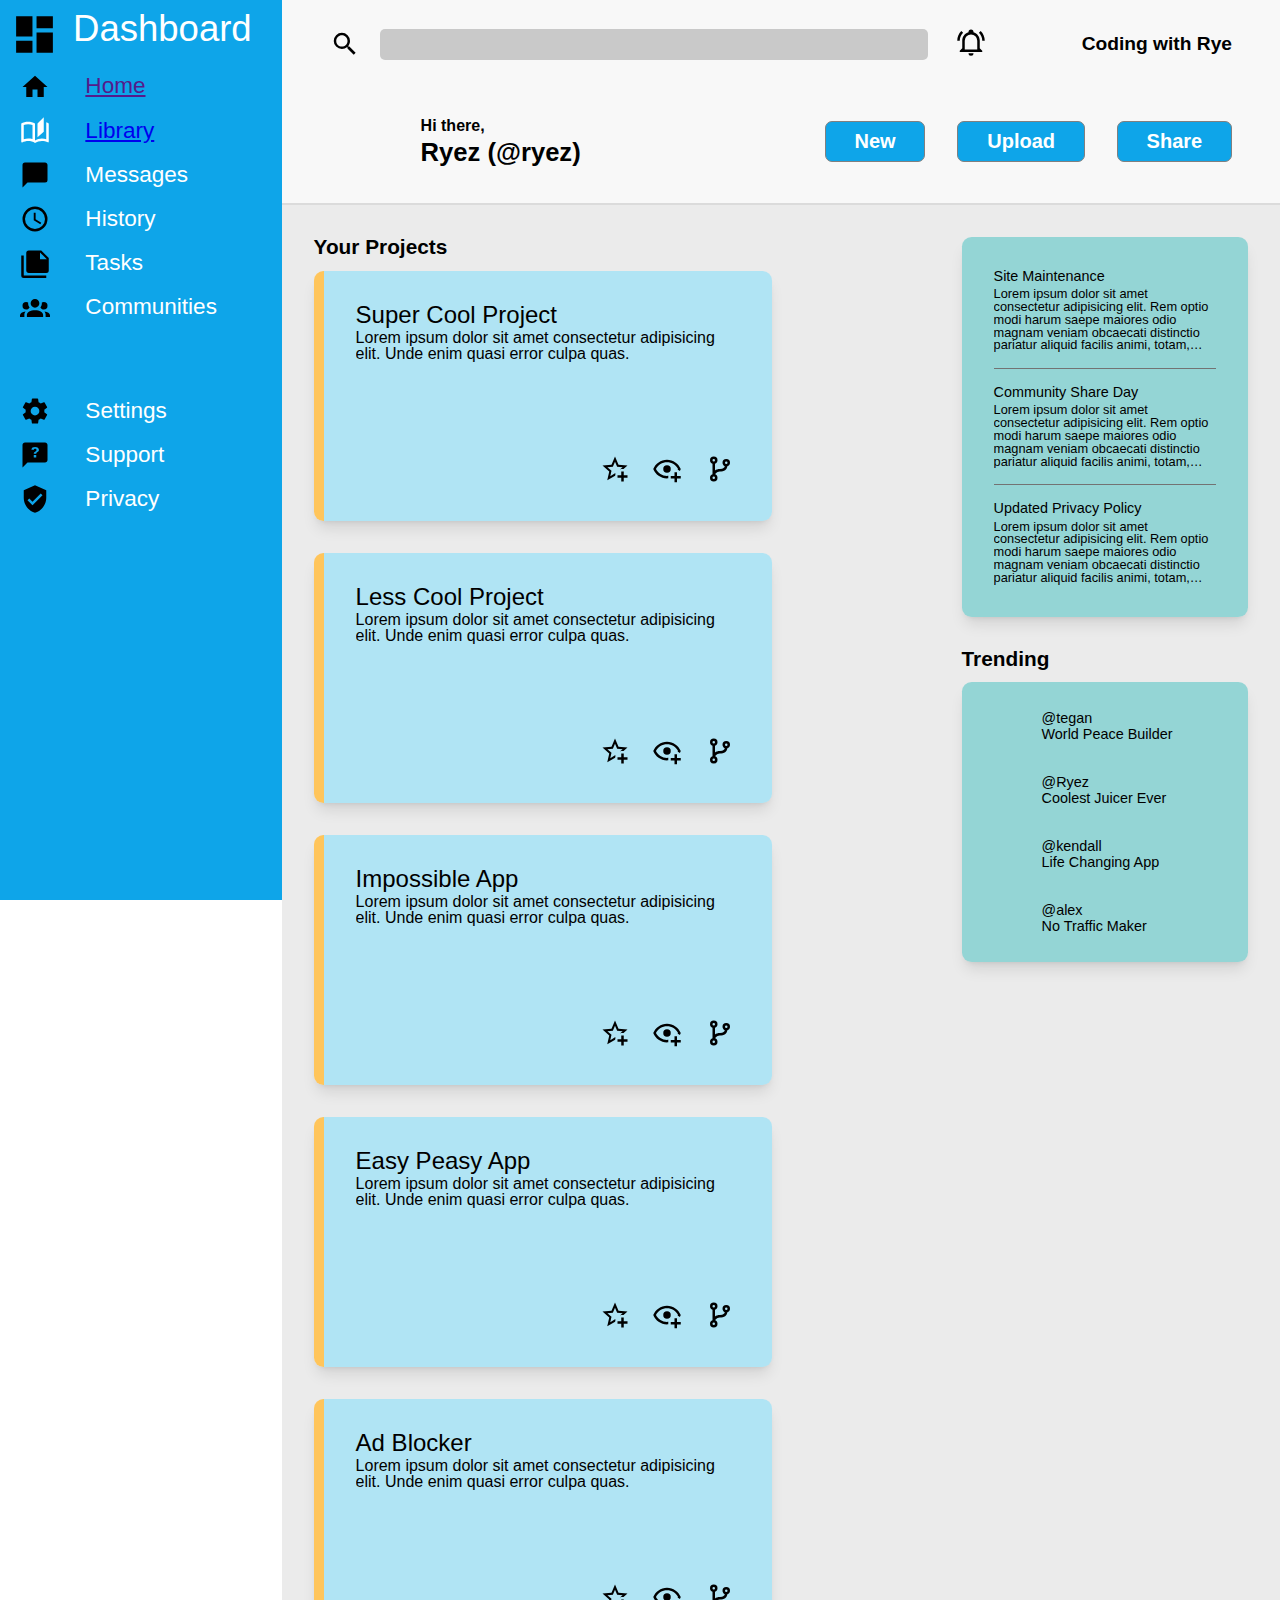
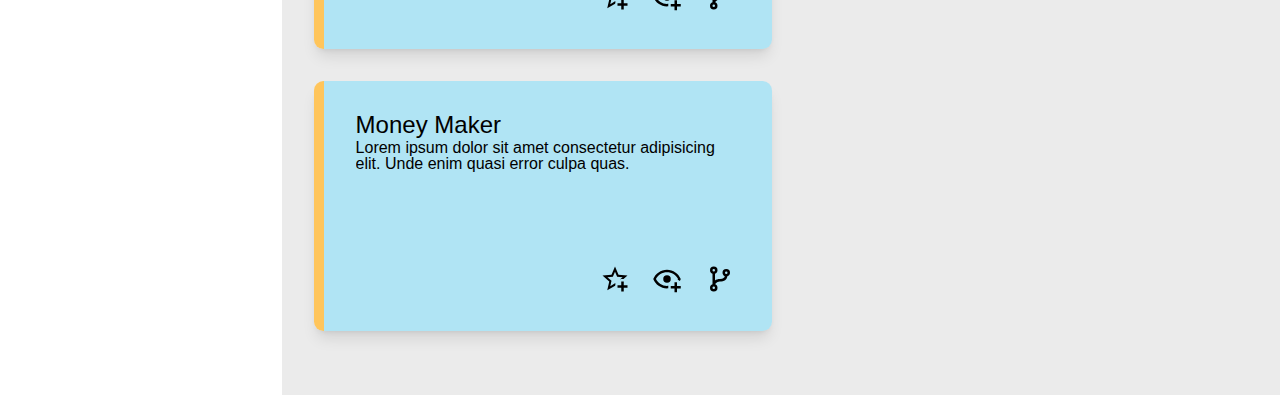
<file: index.html>
<!DOCTYPE html>
<html lang="en">
<head>
    <meta charset="UTF-8">
    <meta http-equiv="X-UA-Compatible" content="IE=edge">
    <meta name="viewport" content="width=device-width, initial-scale=1.0">
    <title>Admin Page</title>

    <link rel="preconnect" href="https://fonts.googleapis.com">
    <link rel="preconnect" href="https://fonts.gstatic.com" crossorigin>
    <link href="https://fonts.googleapis.com/css2?family=Montserrat:wght@100&display=swap" rel="stylesheet">

    <link rel="stylesheet" href="reset.css">
    <link rel="stylesheet" href="styles.css">
    <link rel="icon" type="image/x-icon" href="icons/home.svg">
</head>
<body>
    <!-- App Drawer -->
    <div class="drawer">
        <div class="dashboard menuItem">
            <img src="icons/view-dashboard.svg" alt="" />
            <h1>Dashboard</h1>
        </div>
        <div class="menuItem">
            <img src="icons/home.svg" alt="" />
            <h1><a href="">Home</a></h1>
        </div>
        
        <div class="menuItem"> 
            <img src="icons/book-open-page-variant-outline.svg" alt=""/>
            <h1><a href="library/library.html">Library</a></h1>
        </div>
        
        <div class="menuItem">
            <img src="icons/message.svg" alt="" />
            <h1>Messages</h1>
        </div>
        <div class="menuItem">
            <img src="icons/clock-outline.svg" alt="" />
            <h1>History</h1>
        </div>
        <div class="menuItem">
            <img src="icons/note-multiple.svg" alt="" />
            <h1>Tasks</h1>
        </div>
        <div class="menuItem">
            <img src="icons/account-group.svg" alt="" />
            <h1>Communities</h1>
        </div>
        <!-- Need extra spacing, so nth child -->
        <div class="menuItem">
            <img src="icons/cog.svg" alt="" />
            <h1>Settings</h1>
        </div>
        <div class="menuItem">
            <img src="icons/message-question.svg" alt="" />
            <h1>Support</h1>
        </div>
        <div class="menuItem">
            <img src="icons/shield-check.svg" alt="" />
            <h1>Privacy</h1>
        </div>
    </div>


    <!-- Navbar -->
    <div class="navbar">

        <!-- Top Section -->
        <div class="topNav">
            <!-- Search icon and search bar -->
            <div class="search">
                <div class="menuItem">
                    <img src="icons/magnify.svg" alt="">
                </div>
                <input type="text" name="search" autocomplete="off">
            </div>
            <div class="account">
                <div class="menuIcon">
                    <img src="icons/bell-ring-outline.svg" alt="">
                </div>
                <!-- Avatar from Github -->
                <div class="gh-avatar"></div>
                <!-- Our username  -->
                <p class="name">Coding with Rye</p>
            </div>
        </div>
        <!-- Bottom Section -->
        <div class="bottom">
            <!-- Profile details  -->
            <div class="profile">

                <div class="gh-avatar"></div>
                <div class="profile-name">
                    <p class="greeting">Hi there,</p>
                    <p class="name">Ryez <span class="username">(@ryez)</span></p>
                </div>
            </div>
            <!-- Button section -->
            <div class="buttons">
                <button class="btn">New</button>
                <button class="btn">Upload</button>
                <button class="btn">Share</button>
            </div>
        </div>
    </div>

    <!-- Main Content -->
    <main class="content">
        <div class="projects">
            <h3>Your Projects</h3>
            <!-- Section for all project cards -->
            <div class="cards">
                <!-- Each individual card, we need 6 cards -->
                <div class="card">
                    <h5 class="card-title">Super Cool Project</h5>
                    <p class="card-text">
                        Lorem ipsum dolor sit amet consectetur adipisicing elit. Unde enim quasi error culpa quas.
                    </p>
                    <div class="icons">
                        <img src="icons/star-plus-outline.svg" alt="">
                        <img src="icons/eye-plus-outline.svg" alt="">
                        <img src="icons/source-branch.svg" alt="">
                    </div>
                </div>

                 <!-- Each individual card, we need 6 cards -->
                 <div class="card">
                    <h5 class="card-title">Less Cool Project</h5>
                    <p class="card-text">
                        Lorem ipsum dolor sit amet consectetur adipisicing elit. Unde enim quasi error culpa quas.
                    </p>
                    <div class="icons">
                        <img src="icons/star-plus-outline.svg" alt="">
                        <img src="icons/eye-plus-outline.svg" alt="">
                        <img src="icons/source-branch.svg" alt="">
                    </div>
                </div>

                 <!-- Each individual card, we need 6 cards -->
                 <div class="card">
                    <h5 class="card-title">Impossible App</h5>
                    <p class="card-text">
                        Lorem ipsum dolor sit amet consectetur adipisicing elit. Unde enim quasi error culpa quas.
                    </p>
                    <div class="icons">
                        <img src="icons/star-plus-outline.svg" alt="">
                        <img src="icons/eye-plus-outline.svg" alt="">
                        <img src="icons/source-branch.svg" alt="">
                    </div>
                </div>

                 <!-- Each individual card, we need 6 cards -->
                 <div class="card">
                    <h5 class="card-title">Easy Peasy App</h5>
                    <p class="card-text">
                        Lorem ipsum dolor sit amet consectetur adipisicing elit. Unde enim quasi error culpa quas.
                    </p>
                    <div class="icons">
                        <img src="icons/star-plus-outline.svg" alt="">
                        <img src="icons/eye-plus-outline.svg" alt="">
                        <img src="icons/source-branch.svg" alt="">
                    </div>
                </div>

                 <!-- Each individual card, we need 6 cards -->
                 <div class="card">
                    <h5 class="card-title">Ad Blocker</h5>
                    <p class="card-text">
                        Lorem ipsum dolor sit amet consectetur adipisicing elit. Unde enim quasi error culpa quas.
                    </p>
                    <div class="icons">
                        <img src="icons/star-plus-outline.svg" alt="">
                        <img src="icons/eye-plus-outline.svg" alt="">
                        <img src="icons/source-branch.svg" alt="">
                    </div>
                </div>

                 <!-- Each individual card, we need 6 cards -->
                 <div class="card">
                    <h5 class="card-title">Money Maker</h5>
                    <p class="card-text">
                        Lorem ipsum dolor sit amet consectetur adipisicing elit. Unde enim quasi error culpa quas.
                    </p>
                    <div class="icons">
                        <img src="icons/star-plus-outline.svg" alt="">
                        <img src="icons/eye-plus-outline.svg" alt="">
                        <img src="icons/source-branch.svg" alt="">
                    </div>
                </div>

            </div>
        </div>
            <!-- Side content - Annoucnement -->

            <!-- Annoucement -->
            <div class="announcements">
                <ul class="card">

                    <!-- List of individual announcements -->
                    <li class="announcement">
                        <h5 class="card-title">Site Maintenance</h5>
                        <p class="card-text">
                            Lorem ipsum dolor sit amet consectetur adipisicing elit. Rem optio modi harum saepe maiores odio magnam veniam obcaecati distinctio pariatur aliquid facilis animi, totam, cupiditate corporis omnis voluptates ratione debitis!
                        </p>
                    </li>

                    <li class="announcement">
                        <h5 class="card-title">Community Share Day</h5>
                        <p class="card-text">
                            Lorem ipsum dolor sit amet consectetur adipisicing elit. Rem optio modi harum saepe maiores odio magnam veniam obcaecati distinctio pariatur aliquid facilis animi, totam, cupiditate corporis omnis voluptates ratione debitis!
                        </p>
                    </li>

                    <li class="announcement">
                        <h5 class="card-title">Updated Privacy Policy</h5>
                        <p class="card-text">
                            Lorem ipsum dolor sit amet consectetur adipisicing elit. Rem optio modi harum saepe maiores odio magnam veniam obcaecati distinctio pariatur aliquid facilis animi, totam, cupiditate corporis omnis voluptates ratione debitis!
                        </p>
                    </li>

                </ul>
            </div>

            <!-- Trending Section -->
            <div class="trending">
                <h3>Trending</h3>
                <ul class="card">
                    <!-- List of all trending people -->
                    <li class="trend trend-1">
                        <div class="gh-avatar2"></div>
                        <div class="account">
                            <p class="username">@tegan</p>
                            <p class="name card-text">World Peace Builder</p>
                        </div>
                    </li>

                    <li class="trend trend-2">
                        <div class="gh-avatar"></div>
                        <div class="account">
                            <p class="username">@Ryez</p>
                            <p class="name card-text">Coolest Juicer Ever</p>
                        </div>
                    </li>

                    <li class="trend trend-3">
                        <div class="gh-avatar3"></div>
                        <div class="account">
                            <p class="username">@kendall</p>
                            <p class="name card-text">Life Changing App</p>
                        </div>
                    </li>

                    <li class="trend trend-4">
                        <div class="gh-avatar4"></div>
                        <div class="account">
                            <p class="username">@alex</p>
                            <p class="name card-text">No Traffic Maker</p>
                        </div>
                    </li>
                </ul>
            </div>
        
    </main>
</body>
</html>
</file>
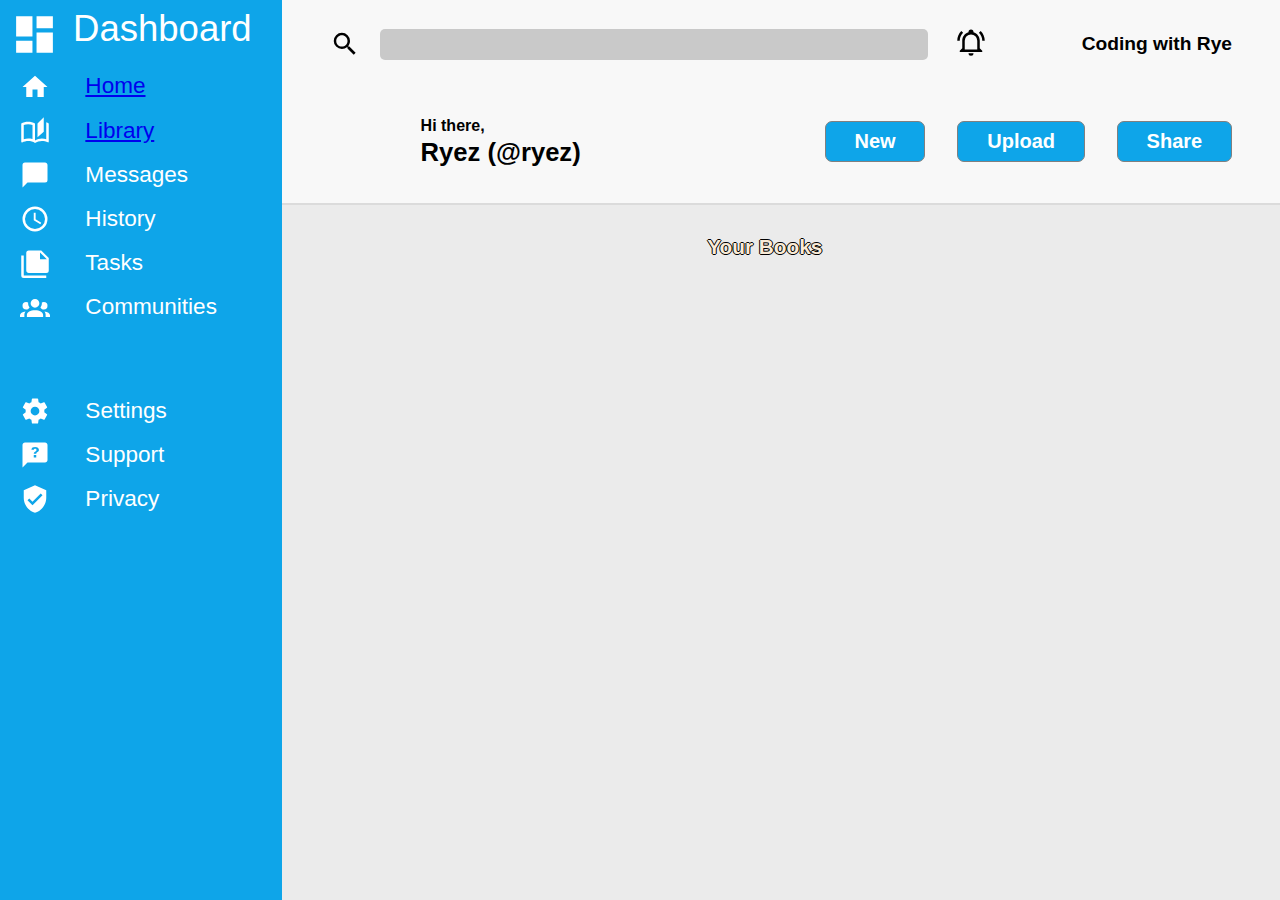
<file: library/library.html>
<!DOCTYPE html>
<html lang="en">
<head>
    <meta charset="UTF-8">
    <meta http-equiv="X-UA-Compatible" content="IE=edge">
    <meta name="viewport" content="width=device-width, initial-scale=1.0">
    <title>Library</title>

    <link rel="preconnect" href="https://fonts.googleapis.com">
    <link rel="preconnect" href="https://fonts.gstatic.com" crossorigin>
    <link href="https://fonts.googleapis.com/css2?family=Montserrat:wght@100&display=swap" rel="stylesheet">

    <link rel="stylesheet" href="../reset.css">
    <link rel="stylesheet" href="../styles.css">
    <link rel="stylesheet" href="library-styles.css">
    <link rel="icon" type="image/x-icon" href="icons/home.svg">
</head>
<body>
    <!-- App Drawer -->
    <div class="drawer">
        <div class="dashboard menuItem">
            <img src="icons/view-dashboard.svg" alt="" />
            <h1>Dashboard</h1>
        </div>
        <div class="menuItem">
            <img src="icons/home.svg" alt="" />
            <h1><a href="../index.html">Home</a></h1>
        </div>
        <div class="menuItem">
            <img src="../icons/book-open-page-variant-outline.svg" alt="" />
            <h1><a href="library.html">Library</a></h1>
        </div>
        <div class="menuItem">
            <img src="icons/message.svg" alt="" />
            <h1>Messages</h1>
        </div>
        <div class="menuItem">
            <img src="icons/clock-outline.svg" alt="" />
            <h1>History</h1>
        </div>
        <div class="menuItem">
            <img src="icons/note-multiple.svg" alt="" />
            <h1>Tasks</h1>
        </div>
        <div class="menuItem">
            <img src="icons/account-group.svg" alt="" />
            <h1>Communities</h1>
        </div>
        <!-- Need extra spacing, so nth child -->
        <div class="menuItem">
            <img src="icons/cog.svg" alt="" />
            <h1>Settings</h1>
        </div>
        <div class="menuItem">
            <img src="icons/message-question.svg" alt="" />
            <h1>Support</h1>
        </div>
        <div class="menuItem">
            <img src="icons/shield-check.svg" alt="" />
            <h1>Privacy</h1>
        </div>
    </div>


    <!-- Navbar -->
    <div class="navbar">

        <!-- Top Section -->
        <div class="topNav">
            <!-- Search icon and search bar -->
            <div class="search">
                <div class="menuItem">
                    <img src="icons/magnify.svg" alt="">
                </div>
                <input type="text" name="search" autocomplete="off">
            </div>
            <div class="account">
                <div class="menuIcon">
                    <img src="icons/bell-ring-outline.svg" alt="">
                </div>
                <!-- Avatar from Github -->
                <div class="gh-avatar"></div>
                <!-- Our username  -->
                <p class="name">Coding with Rye</p>
            </div>
        </div>
        <!-- Bottom Section -->
        <div class="bottom">
            <!-- Profile details  -->
            <div class="profile">

                <div class="gh-avatar"></div>
                <div class="profile-name">
                    <p class="greeting">Hi there,</p>
                    <p class="name">Ryez <span class="username">(@ryez)</span></p>
                </div>
            </div>
            <!-- Button section -->
            <div class="buttons">
                <button class="btn add-book">New</button>
                <button class="btn">Upload</button>
                <button class="btn">Share</button>
            </div>
        </div>
    </div>

    <!-- Main Content -->
    <main class="content">
        <div class="projects">
          <h3 class="h3-header">Your Books</h3>
          <div class="books cards">
            <!-- Section for all project cards -->
          </div>
        </div>
      </main>
      <div class="modal" id="modal">
        <div class="modal-content">
            <span class="close">&times;</span>
            <div class="modal-form">
                <h1 class="form-title"></h1>
                <form class="add-book-form">
                    
                    <div class="modal-input-field">
                        <label for="book-title">Title:</label>
                        <input  
                            type="text" 
                            name="book-title"
                            id="book-title" 
                            class="modal-form-input"
                        />
                    </div>

                    <div class="modal-input-field">
                        <label for="book-author">Title:</label>
                        <input  
                            type="text" 
                            name="book-author"
                            id="book-author" 
                            class="modal-form-input"
                        />
                    </div>

                    <div class="modal-input-field">
                        <label for="book-pages">Pages:</label>
                        <input  
                            type="number" 
                            min="0"
                            name="book-pages"
                            id="book-pages" 
                            class="modal-form-input"
                        />
                    </div>

                    <div class="modal-input-field">
                        <span class="modal-read">Read?</span>
                        <label class="container">
                        <input  
                            type="checkbox" 
                            name="book-read"
                            id="book-read" 
                            class="checkmark"
                        />
                        </label>
                    </div>

                    <div class="submit-modal-form">
                        <button type="submit" class="btn form-add-button"></button>
                    </div>
                </form>
            </div>
        </div>
      </div>
</body>
<script src="main.js"></script>
</html>
</file>
<file: styles.css>
:root {
    font-size: 16px;
    font-family: "Ubuntu Condensed", sans-serif;
    --text-primary: black;
    --text-secondary: white;
    --bg-primary: #23232e;
    --bg-secondary: #141418;
    --transition-speed: 1s;
    --drawer-color: #0ea5e9;
    --drawer-width: clamp(210px, 22vw, 325px);
    --nav-bg-1: #f8f8f8;
    --nav-color-1: #c9c9c9;
    --nav-color-2: #62daff6e;
    --blue-1: #084c61;
    --gh-avatar: url('https://github.com/codingWithRobz.png');
    --gh-avatar2: url('https://github.com/james.png');
    --gh-avatar3: url('https://github.com/bob.png');
    --gh-avatar4: url('https://github.com/alice.png');
    --gh-avatar5: url('https://github.com/amy.png');
    --content-gray: rgb(235, 235, 235);
    --transition-notDrawer: margin-left 0.4s ease-in;
    --transition-drawer: width 0.4s ease-in;
}

body {
    width: 100vw;
    height: 100vh;
    display: grid;
    grid-template-areas: 
        "drawer nav nav nav"
        "drawer content content content";
    grid-template-rows: 0.8fr 4fr;
    grid-template-columns: 5rem 1fr 1fr 1fr;
}

.drawer {
    grid-area: drawer;
    background-color: var(--drawer-color);
    width: 5rem;
    position: fixed;
    transition: var(--transition-drawer);
    overflow: hidden;
    height: 100vh;
}

.drawer:hover {
    width: var(--drawer-width);
}

.menuItem > h1 {
    display: none;
    margin-left: 5%;
}

.drawer:hover > .menuItem > h1 {
    display: inline;
}

.drawer:hover ~ .navbar,
.drawer:hover ~ .content {
    margin-left: calc(var(--drawer-width) - 5rem);
}

.menuItem{
    color: var(--text-secondary);
    display: flex;
    flex-direction: row;
    align-items: center;
    justify-content: flex-start;
}

.menuItem > * {
    cursor: pointer;
}

.drawer > div:not(:first-child) > * {
    padding: 1vw 0.1vw 0.1vw 0vw;
    font-size: calc(20px + 0.2vw);
    padding-left: 20px;
}

.drawer > div:not(:fist-child) > img {
    width: calc(20px + 0.5vw);
    width: calc(20px + 0.5vw);
}

.drawer > div:nth-child(8) {
    padding-top: 60px;
}

.dashboard {
    font-size: clamp(12px, calc(25px + 0.9vw), 50px);
}

.dashboard img {
    display: flex;
    align-items: center;
    justify-content: flex-start;
    width: calc(40px + 0.7vw);
    height: calc(40px + 0.7vw);
    padding-left: 10px;
    padding-top: 10px;
}

/* Navbar Styling */
.navbar {
    grid-area: nav;
    transition: var(--transition-notDrawer);
    background-color: var(--nav-bg-1);
    padding: 1.5rem 3rem;
    border-bottom: 2px solid rgb(219, 219, 219);
    position: sticky;
    top: 0;
}

.topNav {
    display: grid;
    grid-template-columns: 1fr max-content;
    margin-bottom: 2.5rem;
}

.search {
    display: flex;
    align-items: center;
    margin-right: auto;
    width: 100%;
}

.search > input {
    display: inline-block;
    border: 0;
    background-color: var(--nav-color-1);
    padding: 0.5rem 1.5rem;
    outline-color: var(--blue-1);
    margin-left: 1.25rem;
    border-radius: 5px;
    width: min(80%, 600px);
    margin-right: 20px;
}

.navbar .account {
    display: flex;
    justify-content: flex-end;
    align-items: center;
    font-size: 1.2rem;
    font-weight: 800;
}

.gh-avatar {
    background: var(--gh-avatar) center center / cover no-repeat;
    border: 50%;
}

.account .gh-avatar {
    margin: 0 1rem 0 2.5rem;
    height: 40px;
    width: 40px;
}

img {
    height: 30px;
    cursor: pointer;
}

.bottom {
    display: flex;
    justify-content: space-between;
    align-items: center;
}

.profile {
    display: flex;
    align-items: center;
    gap: 1rem;
}

.profile .gh-avatar {
    width: 75px;
    height: 75px;
}

.greeting {
    font-weight: 800;
    margin-bottom: 0.4rem;
}

.profile .name {
    font-size: 1.6rem;
    font-weight: 800;
}

.buttons {
    display: flex;
    justify-content: flex-end;
    align-items: center;
    gap: 2rem;
}

.btn {
    background-color: var(--drawer-color);
    color: var(--text-secondary);
    font-weight: 800;
    padding: 0.5rem 1.8rem;
    border-radius: 7px;
    font-size: 20px;
    border: 1px solid gray;
    cursor: pointer;
}

/* Main Content */

.content {
    grid-area: content;
    transition: var(--transition-notDrawer);
    background-color: var(--content-gray);
    display: grid;
    padding: 2rem;
    grid-template-columns: 1fr auto;
    grid-template-rows: min-content 1fr;
    gap: 2rem;
    grid-template-areas: 
        "projects announcements"
        "projects trending";
}

.content h3 {
    font-size: 1.3rem;
    font-weight: 600;
    margin-bottom: 0.8rem;
}

.projects {
    grid-area: projects;
}

/* Don't forget comma after 300px */
.projects .cards {
    display: grid;
    grid-template-columns: repeat(auto-fit, minmax(300px, 1fr));
    grid-auto-rows: 250px;
    gap: 2rem;
    padding-bottom: 2rem;
}

.projects .card {
    background-color: var(--nav-color-2);
    border-left: 10px solid rgb(255, 197, 91);
    display: flex;
    flex-direction: column;
}

.projects .card-title {
    font-size: 1.5rem;
    font-weight: 500;
    margin-bottom: 0.2rem;
}

.projects .card-text {
    display: -webkit-box;
    -webkit-line-clamp: 5;
    -webkit-box-orient: vertical;
    overflow: hidden;
}

.projects .icons {
    margin-top: auto;
    align-self: flex-end;
    display: flex;
    justify-content: flex-end;
    gap: 1.4rem;
    align-items: center;
    padding-bottom: 5px;
    padding-right: 5px;
}

.card {
    background-color: rgba(45, 187, 187, 0.459);
    padding: 2rem;
    border-radius: 0.6rem;
    box-shadow: 0 10px 15px -3px rgb(0 0 0 / 0.1), 0 4px 6px -4px rgb(0 0 0 / 0.1);
    max-width: 30vw;
}

.announcements {
    grid-area: announcements;
}

.announcement {
    width: 25ch;
    padding: 1rem 0;
}

.announcement:first-child {
    padding-top: 0;
}

.announcement:last-child {
    padding-bottom: 0;
}

.announcement h5 {
    font-size: 0.9rem;
    margin-bottom: 0.3rem;
}

.announcement p {
    font-size: 0.8rem;
    display: -webkit-box;
    -webkit-line-clamp: 5;
    -webkit-box-orient: vertical;
    overflow: hidden;
}

.announcement + .announcement {
    border-top: rgb(115, 115, 115) 1px solid;
}

.trending {
    grid-area: trending;
}

.trending .card {
    padding: 1.5rem;
}

.trend {
    display: flex;
    align-items: center;
    gap: 1rem;
    cursor: pointer;
}

.trend + .trend {
    margin-top: 1.5rem;
}

.trend .account {
    display: flex;
    flex-direction: column;
    align-items: flex-start;
    justify-content: center;
    font-size: 0.9rem;
}

.trend .username {
    font-weight: 500;
    margin-bottom: 0.15rem;
}

.trend-1 .gh-avatar2 {
    background: var(--gh-avatar2) center center / cover no-repeat;
    border-radius: 50%;
    width: 40px;
    height: 40px;
}

.trend-2 .gh-avatar {
    background: var(--gh-avatar) center center / cover no-repeat;
    border-radius: 50%;
    width: 40px;
    height: 40px;
}

.trend-3 .gh-avatar3 {
    background: var(--gh-avatar3) center center / cover no-repeat;
    border-radius: 50%;
    width: 40px;
    height: 40px;
}

.trend-4 .gh-avatar4 {
    background: var(--gh-avatar4) center center / cover no-repeat;
    border-radius: 50%;
    width: 40px;
    height: 40px;
}
</file>
<file: library/library-styles.css>
/* .books {
  display: flex;
  flex-direction: row-reverse;
  gap: 400px;
} */

.book {
    position: relative;
    z-index: 0;
  }
  .navbar {
    z-index: 10;
  }
  .book > button {
    position: absolute;
    top: 1rem;
    right: 1rem;
    border: none;
    background-color: white;
    padding: 0.2rem 0.4rem 0.2rem 0.4rem;
    border-radius: 0.3rem;
    cursor: pointer;
    font-weight: 900;
  }
  .book-title {
    font-size: 2.5rem;
    font-weight: 400;
    padding-top: 8px;
    margin-bottom: 0.5rem;
    font-style: oblique;
    text-decoration: underline;
    text-decoration-thickness: 0.15rem;
  }
  .book-author {
    font-size: 1.5rem;
    font-weight: 500;
    margin-bottom: 0.5rem;
  }
  .book-pages {
    font-size: 1.3rem;
    font-weight: 500;
    margin-bottom: 0.5rem;
  }
  .book-read {
    display: flex;
    align-items: center;
  }
  
  .book-read > input {
    cursor: pointer;
  }
  
  .book-read-title {
    font-size: 1.3rem;
    font-weight: 500;
    margin-right: 5px;
  }
  .card {
    border-left: 15px solid rgb(233, 69, 69) !important;
    max-width: 300px;
    background-color: rgba(159, 159, 207, 0.3) !important;
  }
  .read-checked {
    border-left: 15px solid rgb(18, 157, 0) !important;
  }
  .edit-icon {
    width: 25px;
    height: 25px;
    position: absolute;
    right: 45px;
    top: 15px;
  }

  /* modal content */

  .modal {
    display: none; /* Hidden by default */
    position: fixed; /* Stay in place */
    z-index: 1; /* Sit on top */
    padding-top: 30vh; /* Location of the box */
    left: 0;
    top: 0;
    width: 100%; /* Full width */
    height: 100%; /* Full height */
    overflow: auto; /* Enable scroll if needed */
    background-color: rgb(0, 0, 0); /* Fallback color */
    background-color: rgba(0, 0, 0, 0.4); /* Black w/ opacity */
  }
  
  /* Modal Content */
  
  .modal-content {
    background-color: #fefefe;
    display: flex;
    flex-direction: row-reverse;
    margin: auto;
    padding: 5px 5px 5px 20px;
    border: 1px solid #888;
    width: 350px;
    border-radius: 10px;
  }
  
  /* The Close Button */
  .close {
    color: #aaaaaa;
    font-size: 28px;
    font-weight: bold;
    margin-bottom: auto;
  }
  
  .close:hover,
  .close:focus {
    color: #000;
    text-decoration: none;
    cursor: pointer;
  }
  
  .modal-form {
    display: flex;
    width: 100%;
    justify-content: center;
    flex-direction: column;
    gap: 10px;
  }
  
  .form-title {
    font-size: xx-large;
    text-align: center;
    margin-right: auto;
    margin-left: auto;
    width: 100%;
    padding-top: 20px;
    padding-bottom: 20px;
  }
  
  .modal-form {
    margin-right: auto;
    padding-top: 5px;
  }
  .modal-form-input {
    border: 0;
    margin-left: auto;
    margin-right: 20%;
    background-color: rgba(44, 66, 164, 0.198);
    padding: 0.5rem 1.5rem;
    outline-color: var(--blue-1);
    border-radius: 5px;
  }
  .modal-input-field {
    display: flex;
    justify-content: flex-start;
    align-items: center;
    padding-bottom: 20px;
  }
  .container {
    position: relative;
    margin-bottom: 12px;
    cursor: pointer;
    font-size: 22px;
    -webkit-user-select: none;
    -moz-user-select: none;
    -ms-user-select: none;
    user-select: none;
  }
  
  .checkmark {
    position: absolute;
    top: 0;
    left: 8px;
    height: 25px;
    width: 25px;
    background-color: rgba(44, 66, 164, 0.198);
  }
  
  .container:hover input ~ .checkmark {
    background-color: var(--drawer-color);
  }
  
  .container input:checked ~ .checkmark {
    background-color: var(--blue-1);
  }
  
  .checkmark:after {
    content: "";
    position: absolute;
    display: none;
  }
  
  .container input:checked ~ .checkmark:after {
    display: block;
  }
  
  .container .checkmark:after {
    left: 9px;
    top: 5px;
    width: 5px;
    height: 10px;
    border: solid white;
    border-width: 0 3px 3px 0;
    -webkit-transform: rotate(45deg);
    -ms-transform: rotate(45deg);
    transform: rotate(45deg);
  }
  .modal-read {
    padding-top: 10px;
  }
  .submit-modal-form {
    display: flex;
    justify-content: center;
    padding-bottom: 20px;
  }

  .h3-header {
    display: flex;
    justify-content: center;
    color: antiquewhite;
    text-shadow: -1px 0 black, 0 1px black, 1px 0 black, 0 -1px black;
  }
</file>
